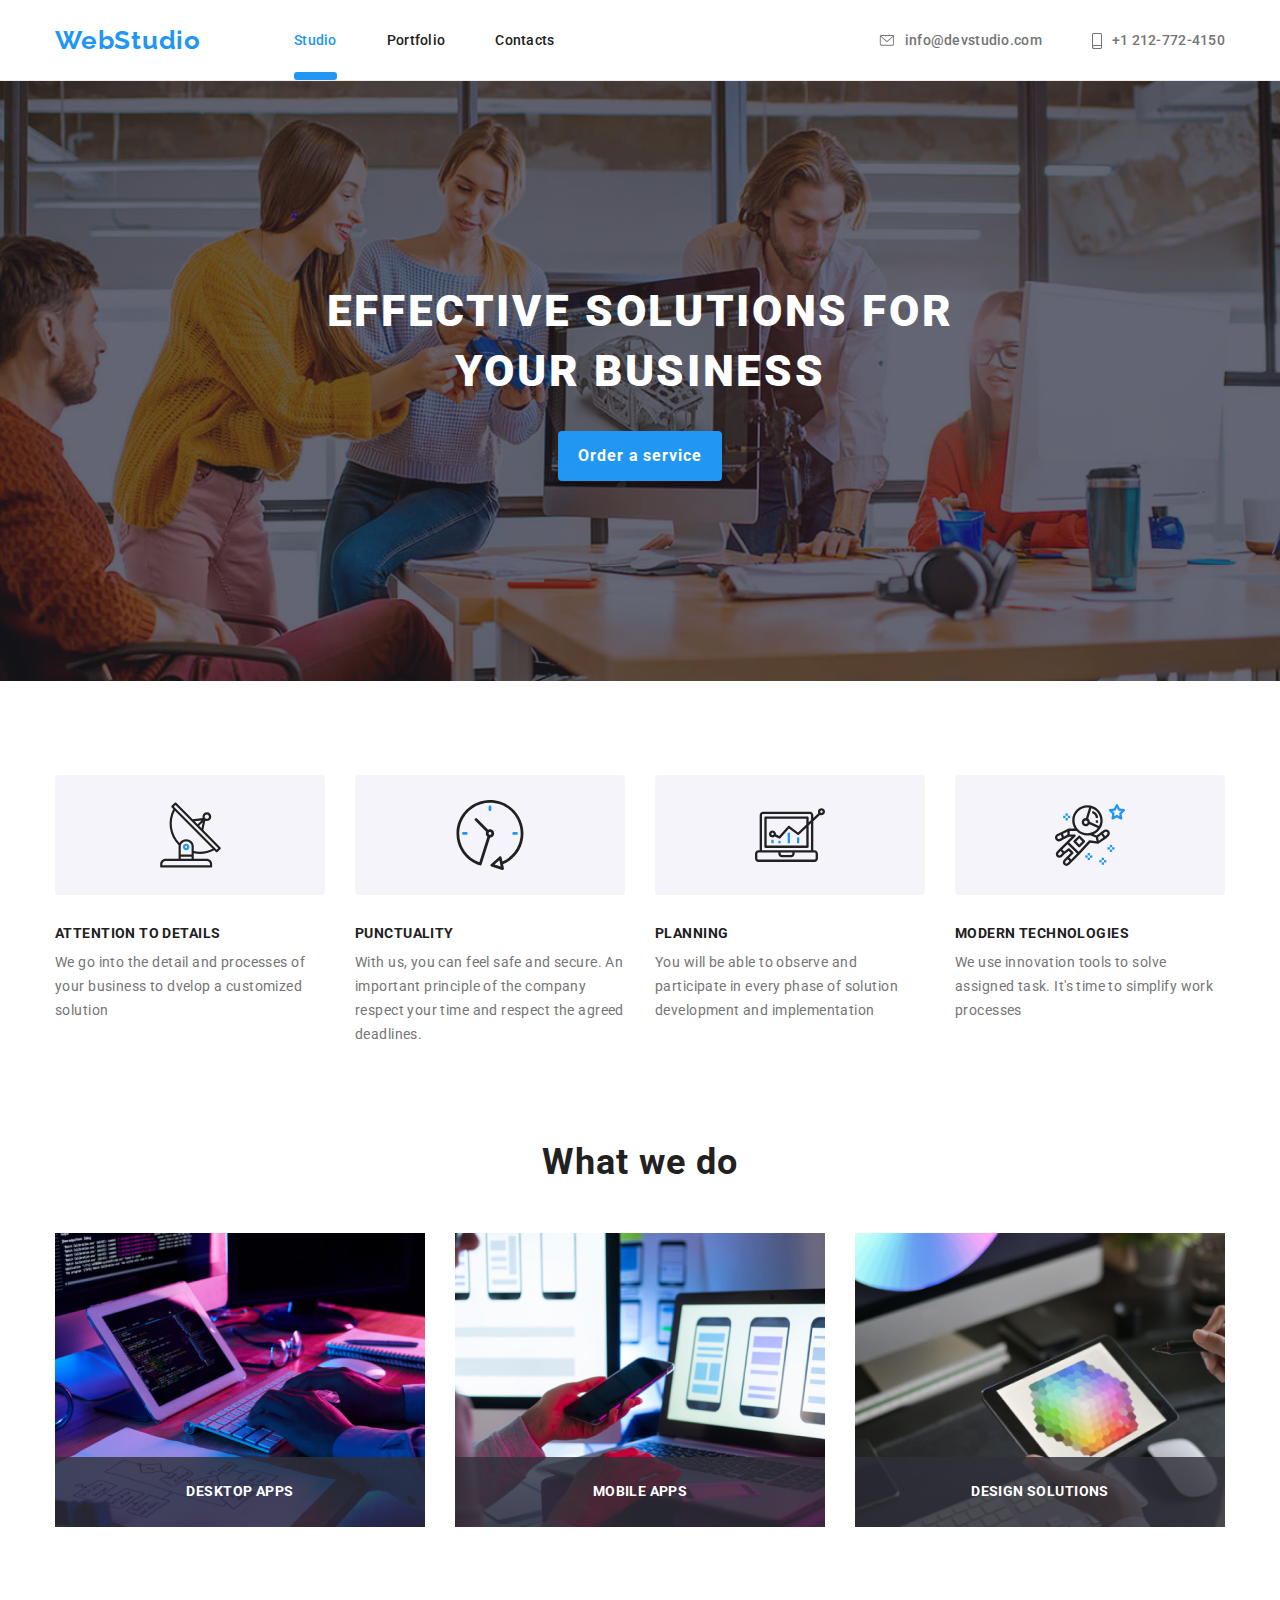
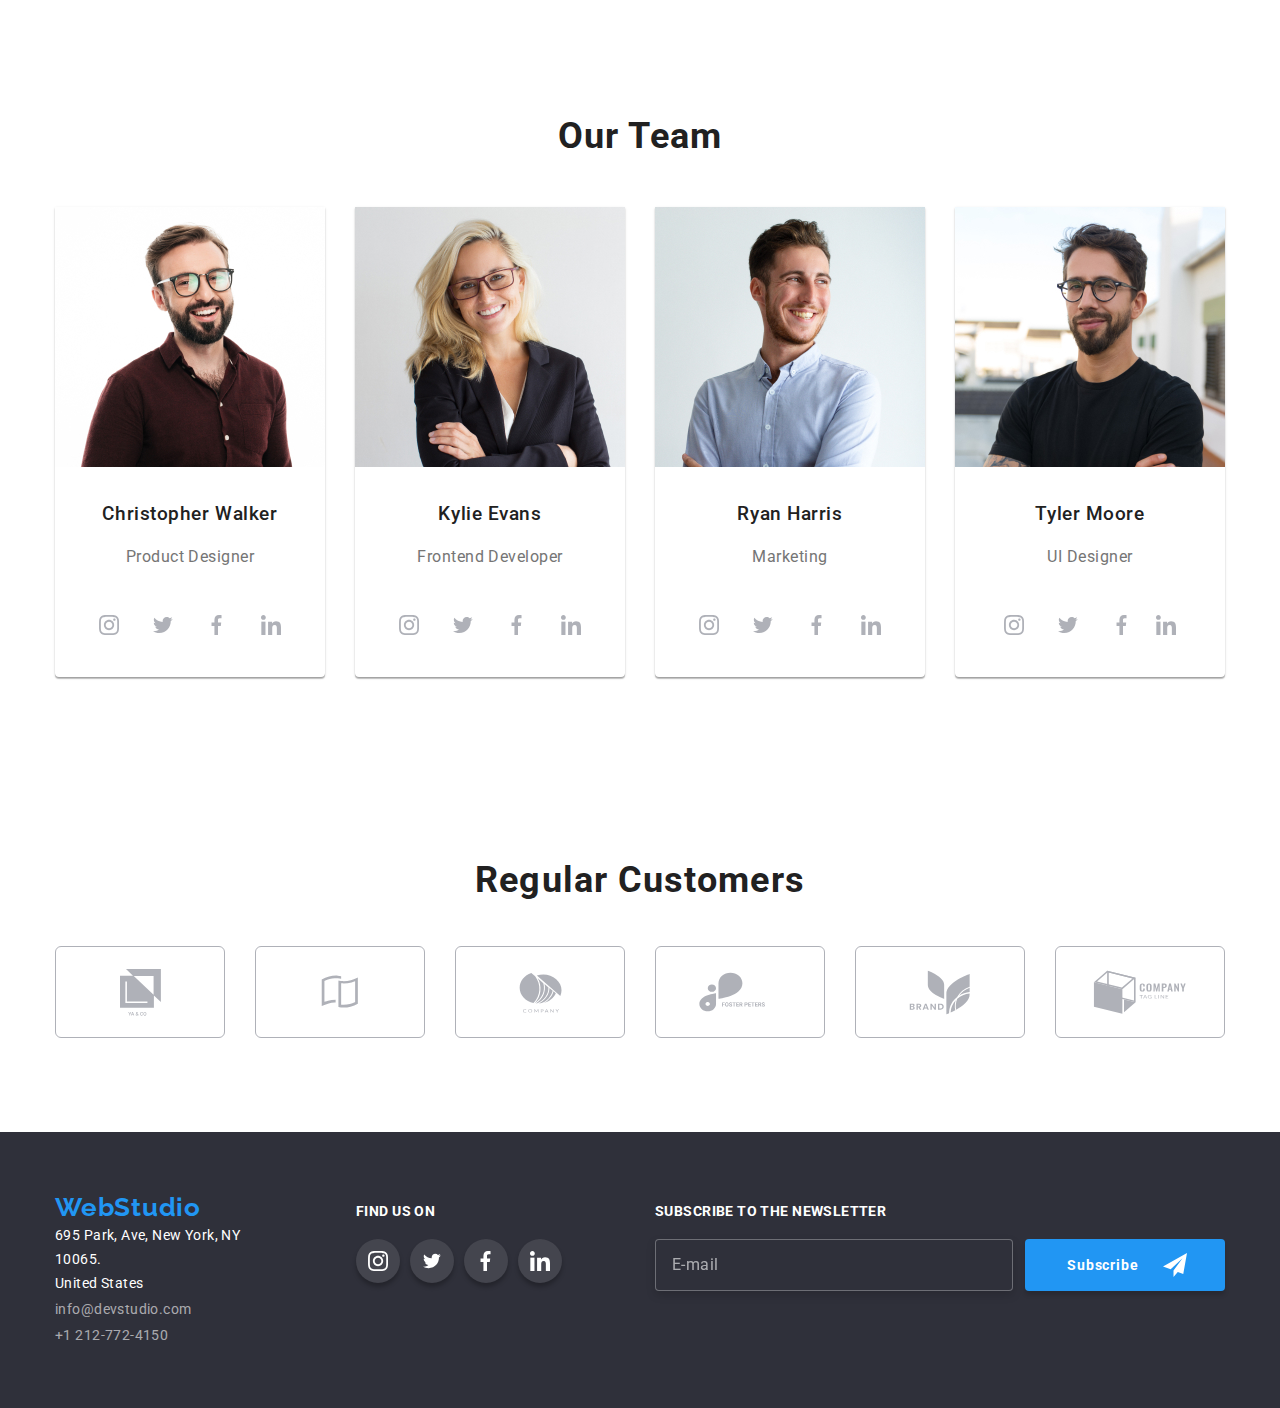
<file: index.html>
<!DOCTYPE html>
<html lang="en">
<head>
    <meta charset="UTF-8">
    <meta http-equiv="X-UA-Compatible" content="IE=edge">
    <meta name="viewport" content="width=device-width, initial-scale=1.0">
    <title>Studio</title>
    <link href="https://fonts.googleapis.com/css2?family=Raleway:wght@700&family=Roboto:wght@400;500;700;900&display=swap" rel="stylesheet">
    <link rel="stylesheet" href="https://cdnjs.cloudflare.com/ajax/libs/modern-normalize/1.1.0/modern-normalize.min.css">
    <link rel="stylesheet" href="./css/main.min.css">
</head>
<body>
  <!-- HEADER -->
 <header class="header">
     <div class="container header__container">
         <nav class="header__nav">
             <a class="logo header__logo" href="./index.html">WebStudio</a>
             <ul class="nav__list list">
                 <li class="nav__item">
                     <a class="nav__link nav__link-active" href="./index.html">Studio</a>
                 </li>
                 <li class="nav__item">
                     <a class="nav__link" href="./portfolio.html">Portfolio</a>
                 </li>
                 <li class="nav__item">
                     <a class="nav__link" href="#">Contacts</a>
                 </li>
             </ul>
         </nav>
         <ul class="header__address-list list">
             <li class="header__address-item">
                 <a class="header__address-info" href="mailto:info@devstudio.com">
                     <svg class="header__address-icon" width="16" height="12">
                         <use href="./img/icons.svg#envelope"></use>
                     </svg>info@devstudio.com</a>
             </li>
             <li class="header__address-item">
                 <a class="header__address-info" href="tel:+12127724150">
                     <svg class="header__address-icon" width="10" height="16">
                         <use href="./img/icons.svg#smartphone"></use>
                     </svg>+1 212-772-4150</a>
             </li>
         </ul>
     </div>
     
 </header>

 <!-- h1 content -->
 <main>
     <section class="section hero__bg">
         <div class="container hero__container">
             <h1 class="hero__main-header">Effective Solutions for Your Business</h1>
             <button class="hero__btn" type="button" data-modal-open>Order a service</button>
         </div>
             
     </section>

 <!-- Hero h2, list, and h3 content -->
 <section class="section features__section">
     <div class="container features__container">
         <ul class="features__list list">
             <li class="features__item">
                 <div class="features__icon">
                     <svg width="65" height="70">
                         <use href="./img/icons.svg#antenna"></use>
                     </svg>
                 </div>
                 <h3 class=" features__title">ATTENTION TO DETAILS</h3>
                     <p class="features__description">We go into the detail and processes of your business to dvelop a customized solution</p>
                 
             </li>
             <li class="features__item">
                 <div class="features__icon">
                     <svg width="70" height="70">
                         <use href="./img/icons.svg#clock"></use>
                     </svg>
                 </div>
                 <h3 class=" features__title">PUNCTUALITY</h3>
                     <p class="features__description">With us, you can feel safe and secure. An important principle of the company respect your time
                         and respect the agreed deadlines.</p>
             </li>
             <li class="features__item">
                 <div class="features__icon">
                     <svg width="70" height="70">
                         <use href="./img/icons.svg#diagram"></use>
                     </svg>
                 </div>
                 <h3 class="features__title">PLANNING</h3>
                     <p class="features__description">You will be able to observe and participate in every phase of solution development and
                         implementation</p>
             </li>
             <li class="features__item">
                 <div class="features__icon">
                     <svg width="70" height="70">
                         <use href="./img/icons.svg#astronaut"></use>
                     </svg>
                 </div>
                 <h3 class="features__title">MODERN TECHNOLOGIES</h3>
                     <p class="features__description">We use innovation tools to solve assigned task. It's time to simplify work processes</p>
             </li>
         </ul>
     </div>
     
 </section>
 
 <section class="section aboutus__section">
     <div class="container aboutus__container">
             <h2 class="aboutus__title">What we do</h2>
         <ul class="aboutus__list list">
             <li class="aboutus__item">
                 <img class="aboutus__img" src="img/what-we-do1.jpg" alt="Tablet" width="370">
                 <div class="aboutus__overlay-textbox">
                   <p class="aboutus__overlay-text">Desktop Apps</p>
                 </div>
             </li>
             <li class="aboutus__item">
                 <img class="aboutus__img" src="img/what-we-do2.jpg"
                 alt="Laptop turned on" width="370">
                 <div class="aboutus__overlay-textbox">
                   <p class="aboutus__overlay-text">Mobile Apps</p>
                 </div>
             </li>
             <li class="aboutus__item">
                 <img class="aboutus__img" src="img/what-we-do3.jpg" alt="Small tablet and keyboard" width="370">
                 <div class="aboutus__overlay-textbox">
                   <p class="aboutus__overlay-text">Design Solutions</p>
                 </div>
             </li> 
         </ul>
     </div>
     
 </section>

 <section class="section ourteam__section">
     <div class="container ourteam__container">
         <h2 class="ourteam__title">Our Team</h2>
         <ul class="ourteam__list list">
             <li class="ourteam__item">
                 <img class="ourteam__img" src="img/team1.jpg" alt="Christopher Walker image" width="270">
                 <h3 class="ourteam__header">Christopher Walker</h3>
                 <p class="ourteam__description">Product Designer</p>
                 <ul class="social__list list">
                     <li class="social__items">
                       <a href="#" class="social__icon-thumb">
                         <svg class="social__icon" width="20" height="20">
                           <use href="./img/icons.svg#instagram"></use>
                         </svg>
                       </a>
                     </li>
                     <li class="social__items">
                       <a href="#" class="social__icon-thumb">
                         <svg class="social__icon" width="20" height="20">
                           <use href="./img/icons.svg#twitter"></use>
                         </svg>
                       </a>
                     </li>
                     <li class="social__items">
                       <a href="#" class="social__icon-thumb">
                         <svg class="social__icon" width="20" height="20">
                           <use href="./img/icons.svg#facebook"></use>
                         </svg>
                       </a>
                     </li>
                     <li class="social__items">
                       <a href="#" class="social__icon-thumb">
                         <svg class="social__icon" width="20" height="20">
                           <use href="./img/icons.svg#linkedin"></use>
                         </svg>
                       </a>
                     </li>
                   </ul>
             </li>
             <li class="ourteam__item">
                 <img class="ourteam__img" src="img/team2.jpg" alt="Kylie Evans image" width="270">
                 <h3 class="ourteam__header">Kylie Evans</h3>
                 <p class="ourteam__description">Frontend Developer</p>
                 <ul class="social__list list">
                     <li class="social__items">
                       <a href="#" class="social__icon-thumb">
                         <svg class="social__icon" width="20" height="20">
                           <use href="./img/icons.svg#instagram"></use>
                         </svg>
                       </a>
                     </li>
                     <li class="social__items">
                       <a href="#" class="social__icon-thumb">
                         <svg class="social__icon" width="20" height="20">
                           <use href="./img/icons.svg#twitter"></use>
                         </svg>
                       </a>
                     </li>
                     <li class="social__items">
                       <a href="#" class="social__icon-thumb">
                         <svg class="social__icon" width="20" height="20">
                           <use href="./img/icons.svg#facebook"></use>
                         </svg>
                       </a>
                     </li>
                     <li class="social__items">
                       <a href="#" class="social__icon-thumb">
                         <svg class="social__icon" width="20" height="20">
                           <use href="./img/icons.svg#linkedin"></use>
                         </svg>
                       </a>
                     </li>
                   </ul>
             </li>
             <li class="ourteam__item">
                 <img class="ourteam__img" src="img/team3.jpg" alt="Ryan Harris image" width="270">
                 <h3 class="ourteam__header">Ryan Harris</h3>
                 <p class="ourteam__description">Marketing</p>
                 <ul class="social__list list">
                     <li class="social__items">
                       <a href="#" class="social__icon-thumb">
                         <svg class="social__icon" width="20" height="20">
                           <use href="./img/icons.svg#instagram"></use>
                         </svg>
                       </a>
                     </li>
                     <li class="social__items">
                       <a href="#" class="social__icon-thumb">
                         <svg class="social__icon" width="20" height="20">
                           <use href="./img/icons.svg#twitter"></use>
                         </svg>
                       </a>
                     </li>
                     <li class="social__items">
                       <a href="#" class="social__icon-thumb">
                         <svg class="social__icon" width="20" height="20">
                           <use href="./img/icons.svg#facebook"></use>
                         </svg>
                       </a>
                     </li>
                     <li class="social__items">
                       <a href="#" class="social__icon-thumb">
                         <svg class="social__icon" width="20" height="20">
                           <use href="./img/icons.svg#linkedin"></use>
                         </svg>
                       </a>
                     </li>
                   </ul>
             </li>
             <li class="ourteam__item">
                 <img class="ourteam__img" src="img/team4.jpg" alt="Tyler Moore image">
                 <h3 class="ourteam__header">Tyler Moore</h3>
                 <p class="ourteam__description">UI Designer</p>
                 <ul class="social__list list">
                     <li class="social__items">
                       <a href="#" class="social__icon-thumb">
                         <svg class="social__icon" width="20" height="20">
                           <use href="./img/icons.svg#instagram"></use>
                         </svg>
                       </a>
                     </li>
                     <li class="social__items">
                       <a href="#" class="social__icon-thumb">
                         <svg class="social__icon" width="20" height="20">
                           <use href="./img/icons.svg#twitter"></use>
                         </svg>
                       </a>
                     </li>
                     <li class="social__list-items">
                       <a href="#" class="social__icon-thumb">
                         <svg class="social__icon" width="20" height="20">
                           <use href="./img/icons.svg#facebook"></use>
                         </svg>
                       </a>
                     </li>
                     <li class="social__items">
                       <a href="#" class="social__icon-thumb">
                         <svg class="social__icon" width="20" height="20">
                           <use href="./img/icons.svg#linkedin"></use>
                         </svg>
                       </a>
                     </li>
                   </ul>
             </li>
         </ul>
     </div>
     </section>
     <section class="section clients__section">
         <div class="container clients__container">
           <h2 class="clients__title">Regular Customers</h2>
           <ul class="clients__list list">
             <li class="clients__item">
               <a href="#" class="clients__link">
                 <svg class="clients__icon" width="41" height="47">
                   <use href="./img/icons.svg#company1"></use>
                 </svg>
               </a>
             </li>
             <li class="clients__item">
               <a href="#" class="clients__link">
                 <svg class="clients__icon" width="38" height="34">
                   <use href="./img/icons.svg#company2"></use>
                 </svg>
               </a>
             </li>
             <li class="clients__item">
               <a href="#" class="clients__link">
                 <svg class="clients__icon" width="43" height="41">
                   <use href="./img/icons.svg#company3"></use>
                 </svg>
               </a>
             </li>
             <li class="clients__item">
               <a href="#" class="clients__link">
                 <svg class="clients__icon" width="84" height="40">
                   <use href="./img/icons.svg#company4"></use>
                 </svg>
               </a>
             </li>
             <li class="clients__item">
               <a href="#" class="clients__link">
                 <svg class="clients__icon" width="62" height="45">
                   <use href="./img/icons.svg#company5"></use>
                 </svg>
               </a>
             </li>
             <li class="clients__item">
               <a href="#" class="clients__link">
                 <svg class="clients__icon" width="94" height="44">
                   <use href="./img/icons.svg#company6"></use>
                 </svg>
               </a>
             </li>
           </ul>
         </div>
       </section>
       <div class="backdrop is-hidden" data-modal>
         <div class="modal">
           <button type="button" class="modal__btn-close" data-modal-close>
               <svg class="close__btn" width="11" height="11">
                   <use href="./img/icons.svg#icon-close"></use>
               </svg>
           </button>

           <div class="form__container">
             <h2 class="modal__form-header">Leave your information and we'll call you back</h2>
           <form class="modal__form" action="#" method="post">
               <label class="modal__form-field"> Name
                   <span class="modal__form-input-wrapper">
                       <input 
                         class="modal__form-input" 
                         type="text" 
                         name="user-name"
                         minlength="2"
                         placeholder="Name" 
                         require>
                       <svg class="modal__form-icon" width="12" height="12">
                           <use href="./img/icons.svg#icon-person"></use>
                       </svg>
                   </span>
               </label>
               <label class="modal__form-field"> Telephone
                   <span class="modal__form-input-wrapper">
                     <input 
                         class="modal__form-input" 
                         type="tel"
                         name="user-phone"
                         placeholder="+1 (0XX)xxx xxxx" 
                         required>
                       <svg class="modal__form-icon" width="13" height="13">
                           <use href="./img/icons.svg#icon-phone-form"></use>
                       </svg>
                   </span>
               </label>
               <label class="modal__form-field"> E-mail
                   <span class="modal__form-input-wrapper">
                     <input 
                         class="modal__form-input" 
                         type="email"
                         name="user-email"
                         placeholder="name@email.com" 
                         required>
                       <svg class="modal__form-icon" width="15" height="12">
                           <use href="./img/icons.svg#icon-envelope-form"></use>
                       </svg>
                   </span>
               </label>
               <label class="modal__form-field"> Comments
                   <textarea 
                       class="modal__form-message" 
                       name="user-message" 
                       id="user-message" cols="30" rows="10"
                       placeholder="Enter the text"></textarea>
               </label>
               <input 
                     class="modal__form-policy visually__hidden" 
                     id="user-policy" 
                     type="checkbox" 
                     name="policy"
                     required>
               <label for="user-policy" class="modal__form-policy-text">
                   I agree with the newsletter and accept the Terms and Conditions
               </label>
               
               <button class="modal__form-btn" type="submit">Submit</button>
           </form>
           </div>

           
         </div>
       </div>


 </main>

 <!--Footer-->
 <footer class="footer">
     <div class="container footer__container">
       <div class="footer__contact">
         <a class="logo footer__logo" href="./index.html">WebStudio</a>
         <address class="footer__contact-info">
             <ul class="footer__contact-list list">
                 <li class="footer__contact-item"><a class="footer__map" href="https://goo.gl/maps/KjiPHwLMQQ97QbyQ7" target="_blank">695 Park, Ave, New York, NY 10065. <br>
                 United States</a>
                 </li>
                 <li class="footer__contact-item">
                     <a class="footer__connect"
                     href="mailto:info@devstudio.com">info@devstudio.com</a>
                 </li>
                 <li class="footer__contact-item">
                     <a class="footer__connect" href="tel:+12127724150">+1 212-772-4150</a>
                 </li>
             </ul>
         </address>

       </div>
         <div class="socialmedia__container">
             <h2 class="socialmedia__title">Find Us On</h2>
             <ul class="socialmedia__list list">
               <li class="socialmedia__item">
                 <a href="" class="socialmedia__link">
                   <svg class="socialmedia__icon" width="20" height="20">
                     <use href="./img/icons.svg#instagram"></use>
                   </svg>
                 </a>
               </li>
               <li class="socialmedia__item">
                 <a href="" class="socialmedia__link">
                   <svg class="socialmedia__icon" width="20" height="16">
                     <use href="./img/icons.svg#twitter"></use>
                   </svg>
                 </a>
               </li>
               <li class="socialmedia__item">
                 <a href="" class="socialmedia__link">
                   <svg class="socialmedia__icon" width="20" height="20">
                     <use href="./img/icons.svg#facebook"></use>
                   </svg>
                 </a>
               </li>
               <li class="socialmedia__item">
                 <a href="" class="socialmedia__link">
                   <svg class="socialmedia__icon" width="20" height="20">
                     <use href="./img/icons.svg#linkedin"></use>
                   </svg>
                 </a>
               </li>
             </ul>
         </div>

         <div class="footer__newsletter">
             <h3 class="footer__newsletter-title">Subscribe to the newsletter</h3>
             <form class="footer__newsletter-form" name="footer-newsletter" autocomplete="on" form validate>
               <label class="footer__newsletter-email">
                   <input 
                       class="newsletter__email" 
                       type="email" 
                       name="email" 
                       placeholder="E-mail" required>
               </label>
               <button class="newsletter__btn" type="submit">Subscribe
                   <svg class="newsletter__btn-icon" width="24" height="24">
                       <use href="./img/icons.svg#icon-send"></use>
                   </svg>
               </button>
             </form>
         </div>
     </div>
     
     <!--End-->
 </footer>

 <script src="./js/modal.js"></script>
</body>

</html>
</file>
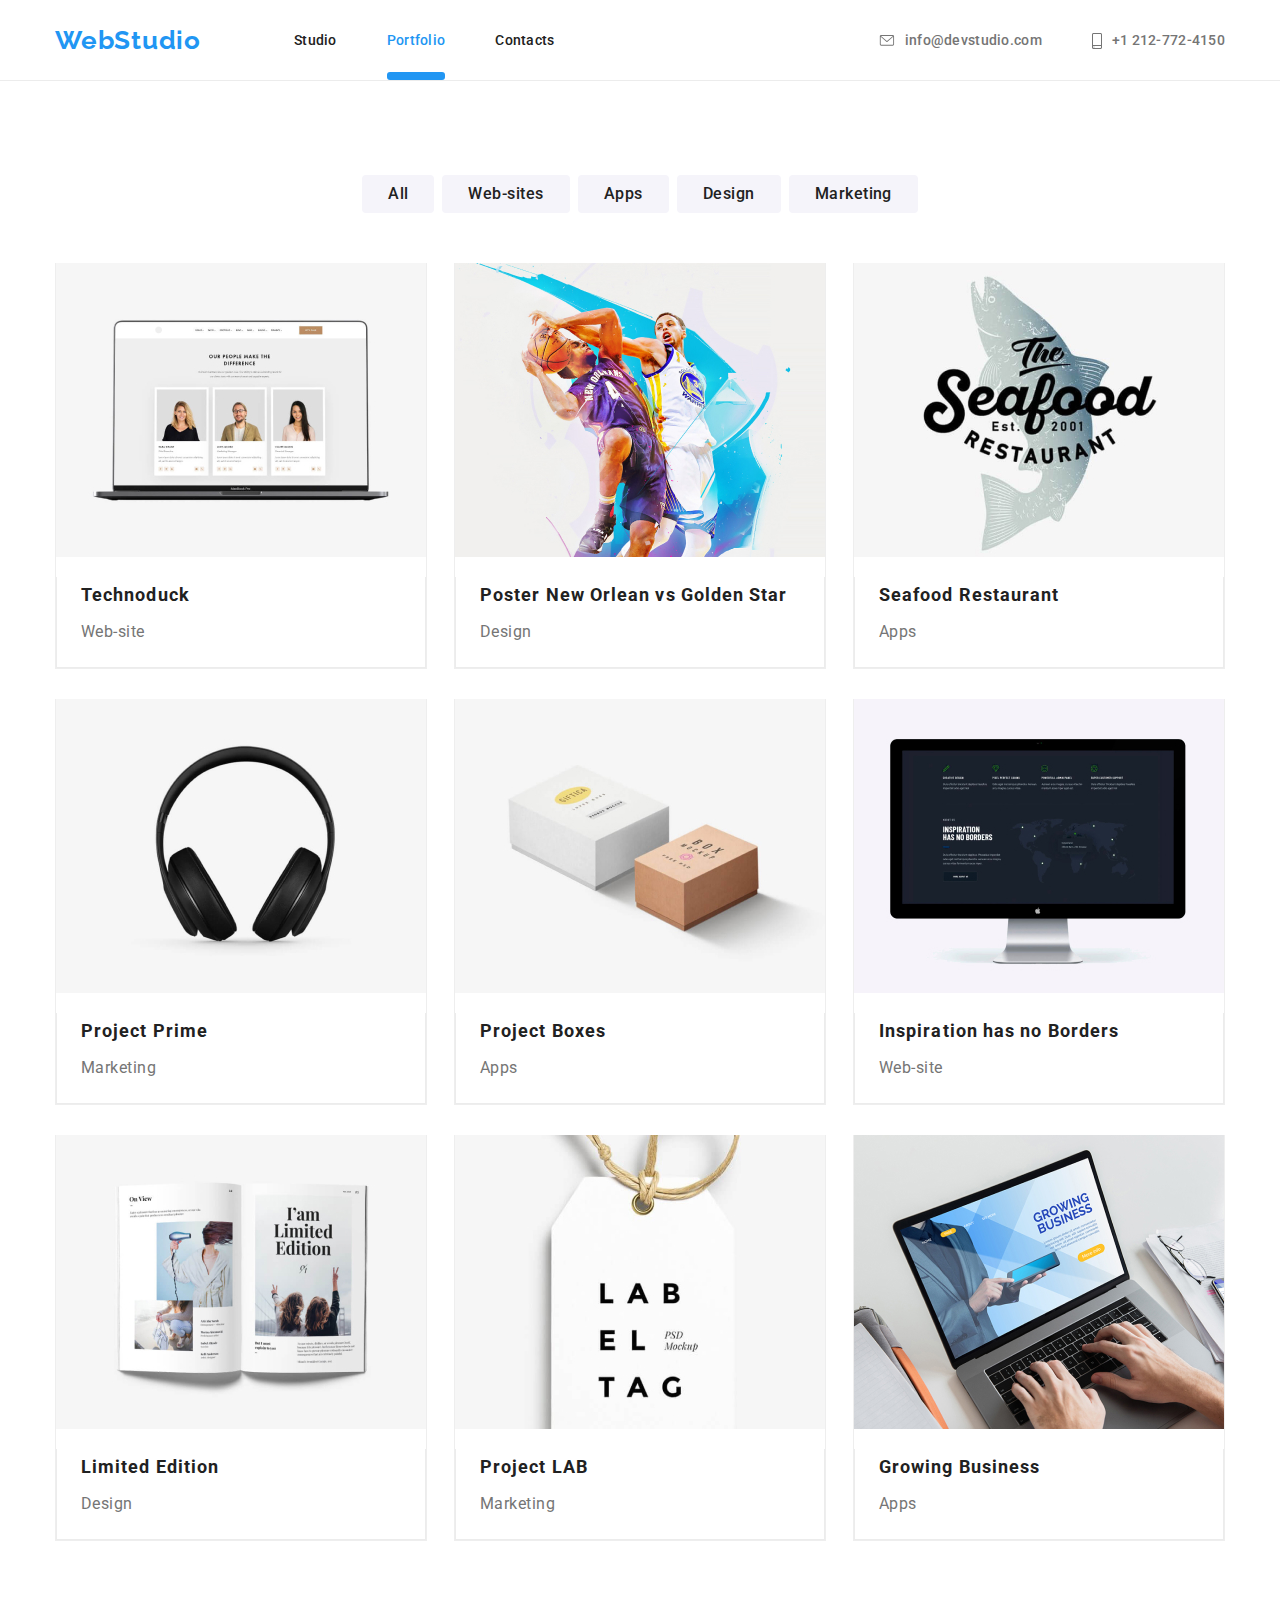
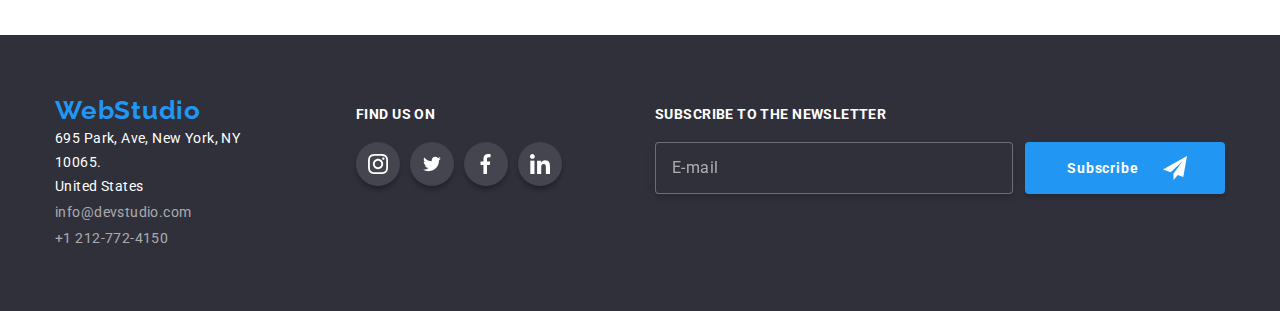
<file: portfolio.html>
<!DOCTYPE html>
<html lang="en">
<head>
    <meta charset="UTF-8">
    <meta http-equiv="X-UA-Compatible" content="IE=edge">
    <meta name="viewport" content="width=device-width, initial-scale=1.0">
    <title>Portfolio</title>
    <link href="https://fonts.googleapis.com/css2?family=Raleway:wght@700&family=Roboto:wght@400;500;700;900&display=swap" rel="stylesheet">
    <link rel="stylesheet" href="https://cdnjs.cloudflare.com/ajax/libs/modern-normalize/1.1.0/modern-normalize.min.css">
    <link rel="stylesheet" href="./css/main.min.css">
</head>
<body>
    <!--Header-->
    <header class="header">
        <!-- Navigation -->
        <div class="container header__container">
            <nav class="header__nav">
                <a class="logo header__logo" href="./index.html">WebStudio</a>
                <ul class="nav__list list">
                    <li class="nav__item">
                        <a class="nav__link" href="./index.html">Studio</a>
                    </li>
                    <li class="nav__item">
                        <a class="nav__link nav__link-active" href="./portfolio.html">Portfolio</a>
                    </li>
                    <li class="nav__item">
                        <a class="nav__link" href="#">Contacts</a>
                    </li>
                </ul>
            </nav>
            <ul class="header__address-list list">
                <li class="header__address-item">
                    <a class="header__address-info" href="mailto:info@devstudio.com">
                        <svg class="header__address-icon" width="16" height="12">
                            <use href="./img/icons.svg#envelope"></use>
                        </svg>info@devstudio.com</a>
                </li>
                <li class="header__address-item">
                    <a class="header__address-info" href="tel:+12127724150">
                        <svg class="header__address-icon" width="10" height="16">
                            <use href="./img/icons.svg#smartphone"></use>
                        </svg>+1 212-772-4150</a>
                </li>
            </ul>
        </div>
        
    </header>

    <!--Main content-->
    <main>  
    <section class="section portfolio__section">
        <!--Portfolio Button-->
        <div class="container portfolio__container">
            <ul class="filter__list list">
                <li class="filter__items"><button class="filter__btn" type="button">All</button></li>
                <li class="filter__items"><button class="filter__btn" type="button">Web-sites</button></li>
                <li class="filter__items"><button class="filter__btn" type="button">Apps</button></li>
                <li class="filter__items"><button class="filter__btn" type="button">Design</button></li>
                <li class="filter__items"><button class="filter__btn" type="button">Marketing</button></li>
            </ul>
    
            <!--Portfolio Main images and poster-->
            
            <ul class="portfolio__list list">
                <li class="portfolio__item">
                    <div class="overlay">
                        <img class="portfolio__img" src="img/portfolio-img1.jpg" alt="Laptop" width="370">
                    
                        <p class="overlay__text">Technoduck is a state-of-the-art coronavirus distribution platform. Companies use this platform for digital espionage and attacks on competitors' secure servers.</p>
                    </div>

                    <div class="overlay__card">
                        <h2 class="portfolio__header">Technoduck</h2>
                        <p class="portfolio__description">Web-site</p>
                    </div>
                    
                </li>

                <li class="portfolio__item">
                    <div class="overlay">
                        <img class="portfolio__img" src="img/portfolio-img2.jpg" alt="NBA Poster" width="370">

                    
                        <p class="overlay__text">Technoduck is a state-of-the-art coronavirus distribution platform. Companies use this platform for digital espionage and attacks on competitors' secure servers.</p>
                    </div>
                    
                    <div class="overlay__card">
                        <h2 class="portfolio__header">Poster New Orlean vs Golden Star</h2>
                        <p class="portfolio__description">Design</p>
                    </div>
                </li>    

                <li class="portfolio__item">
                    <div class="overlay">
                        <img class="portfolio__img" src="img/portfolio-img3.jpg" alt="Seafood Restaurant" width="370">
                    
                        <p class="overlay__text">Technoduck is a state-of-the-art coronavirus distribution platform. Companies use this platform for digital espionage and attacks on competitors' secure servers.</p>
                    </div>

                    <div class="overlay__card">
                        <h2 class="portfolio__header">Seafood Restaurant</h2>
                        <p class="portfolio__description">Apps</p>
                    </div>
                </li>    

                <li class="portfolio__item">
                    <div class="overlay">
                        <img class="portfolio__img" src="img/portfolio-img4.jpg" alt="Headphone" width="370">
                    
                        <p class="overlay__text">Technoduck is a state-of-the-art coronavirus distribution platform. Companies use this platform for digital espionage and attacks on competitors' secure servers.</p>
                    </div>

                    <div class="overlay__card">
                        <h2 class="portfolio__header">Project Prime</h2>
                        <p class="portfolio__description">Marketing</p>
                    </div>
                </li>

                <li class="portfolio__item">
                    <div class="overlay">
                        <img class="portfolio__img" src="img/portfolio-img5.jpg" alt="Image of two boxes" width="370">
                    
                        <p class="overlay__text">Technoduck is a state-of-the-art coronavirus distribution platform. Companies use this platform for digital espionage and attacks on competitors' secure servers.</p>
                    </div>

                    <div class="overlay__card">
                        <h2 class="portfolio__header">Project Boxes</h2>
                        <p class="portfolio__description">Apps</p>
                    </div>
                    
                </li>

                <li class="portfolio__item">
                    <div class="overlay">
                        <img class="portfolio__img" src="img/portfolio-img6.jpg" alt="Computer Monitor" width="370">
                    
                        <p class="overlay__text">Technoduck is a state-of-the-art coronavirus distribution platform. Companies use this platform for digital espionage and attacks on competitors' secure servers.</p>
                    </div>

                    <div class="overlay__card"> 
                        <h2 class="portfolio__header">Inspiration has no Borders</h2>
                        <p class="portfolio__description">Web-site</p>
                    </div>
                    
                </li>

                <li class="portfolio__item">
                    <div class="overlay">
                        <img class="portfolio__img" src="img/portfolio-img7.jpg" alt="Open book called I am Limited Edition" width="370">
                    
                        <p class="overlay__text">Technoduck is a state-of-the-art coronavirus distribution platform. Companies use this platform for digital espionage and attacks on competitors' secure servers.</p>
                    </div>

                    <div class="overlay__card">
                        <h2 class="portfolio__header">Limited Edition</h2>
                        <p class="portfolio__description">Design</p>
                    </div>
                    
                </li>

                <li class="portfolio__item">
                    <div class="overlay">
                        <img class="portfolio__img" src="img/portfolio-img8.jpg" alt="Tag" width="370">
                    
                        <p class="overlay__text">Technoduck is a state-of-the-art coronavirus distribution platform. Companies use this platform for digital espionage and attacks on competitors' secure servers.</p>
                    </div>

                    <div class="overlay__card">
                        <h2 class="portfolio__header">Project LAB</h2>
                        <p class="portfolio__description">Marketing</p>
                    </div>
                    
                </li>

                <li class="portfolio__item">
                    <div class="overlay">
                        <img class="portfolio__img" src="img/portfolio-img9.jpg" alt="Laptop" width="370">
                    
                        <p class="overlay__text">Technoduck is a state-of-the-art coronavirus distribution platform. Companies use this platform for digital espionage and attacks on competitors' secure servers.</p>
                    </div>

                    <div class="overlay__card">
                        <h2 class="portfolio__header">Growing Business</h2>
                        <p class="portfolio__description">Apps</p>
                    </div>
                    
                </li>

            </ul>
        </div>
        
    </section>        
    </main>

    <!--Footer-->
    <footer class="footer">
        <div class="container footer__container">
          <div class="footer__contact">
            <a class="logo footer__logo" href="./index.html">WebStudio</a>
            <address class="footer__contact-info">
                <ul class="footer__contact-list list">
                    <li class="footer__contact-item"><a class="footer__map" href="https://goo.gl/maps/KjiPHwLMQQ97QbyQ7" target="_blank">695 Park, Ave, New York, NY 10065. <br>
                    United States</a>
                    </li>
                    <li class="footer__contact-item">
                        <a class="footer__connect"
                        href="mailto:info@devstudio.com">info@devstudio.com</a>
                    </li>
                    <li class="footer__contact-item">
                        <a class="footer__connect" href="tel:+12127724150">+1 212-772-4150</a>
                    </li>
                </ul>
            </address>
            
            </div>
            
            <div class="socialmedia__container">
                <h2 class="socialmedia__title">Find Us On</h2>
                <ul class="socialmedia__list list">
                  <li class="socialmedia__item">
                    <a href="" class="socialmedia__link">
                      <svg class="socialmedia__icon" width="20" height="20">
                        <use href="./img/icons.svg#instagram"></use>
                      </svg>
                    </a>
                  </li>
                  <li class="socialmedia__item">
                    <a href="" class="socialmedia__link">
                      <svg class="socialmedia__icon" width="20" height="16">
                        <use href="./img/icons.svg#twitter"></use>
                      </svg>
                    </a>
                  </li>
                  <li class="socialmedia__item">
                    <a href="" class="socialmedia__link">
                      <svg class="socialmedia__icon" width="20" height="20">
                        <use href="./img/icons.svg#facebook"></use>
                      </svg>
                    </a>
                  </li>
                  <li class="socialmedia__item">
                    <a href="" class="socialmedia__link">
                      <svg class="socialmedia__icon" width="20" height="20">
                        <use href="./img/icons.svg#linkedin"></use>
                      </svg>
                    </a>
                  </li>
                </ul>
            </div>

            <div class="footer__newsletter">
                <h3 class="footer__newsletter-title">Subscribe to the newsletter</h3>
                <form class="footer__newsletter-form" name="footer-newsletter" autocomplete="on" form validate>
                  <label class="footer__newsletter-email">
                      <input 
                          class="newsletter__email" 
                          type="email" 
                          name="email" 
                          placeholder="E-mail" required>
                  </label>
                  <button class="newsletter__btn" type="submit">Subscribe
                      <svg class="newsletter__btn-icon" width="24" height="24">
                          <use href="./img/icons.svg#icon-send"></use>
                      </svg>
                  </button>
                </form>
            </div>
        </div>
        
    </footer>

</body>

</html>
</file>
<file: css/main.min.css>
*,*::before,*::after{box-sizing:border-box;margin:0;padding:0}.container{width:1200px;padding-left:15px;padding-right:15px;margin:0 auto}h1,h2,h3,h4,h5,h6,p{margin:0;padding:0}ul{padding:0}img{display:block;max-width:100%;height:auto}body{font-family:"Roboto",sans-serif;color:#212121}.list{list-style:none}.container{width:1200px;padding-left:15px;padding-right:15px;margin:0 auto}.section{padding-top:94px;padding-bottom:94px}.header{border-bottom:1px solid #ececec}.logo{font-family:"Raleway",sans-serif;font-weight:700;font-size:26px;line-height:1.192;letter-spacing:.03em;text-decoration:none;color:#2196f3}.header__address-info{color:#757575}.nav__link{color:#212121}.nav__link-active{color:#2196f3}.nav__link-active::after{content:" ";position:absolute;left:0;bottom:0;display:block;width:100%;height:8px;border-radius:3px;background-color:#2196f3}.nav__link,.header__address-info{font-weight:500;font-size:14px;font-style:normal;line-height:1.143;letter-spacing:.02em;text-decoration:none;padding:32px 0}.header__address-info{transition-property:color;transition-duration:250ms;transition-timing-function:cubic-bezier(0.4, 0, 0.2, 1)}.nav__link:hover,.nav__link:focus,.header__address-info:hover,.header__address-info:focus{color:#2196f3}.header__address-icon{margin-right:10px;vertical-align:middle;fill:currentColor}.portfolio__item{margin-bottom:30px;background:#fff;border-right:1px solid #eee;border-bottom:1px solid #eee;border-left:1px solid #eee;position:relative;transition-property:box-shadow;transition-duration:250ms;transition-timing-function:cubic-bezier(0.4, 0, 0.2, 1)}.portfolio__item:hover,.portfolio__item:focus{box-shadow:0px 1px 1px rgba(0,0,0,.12),0px 4px 4px rgba(0,0,0,.06),1px 4px 6px rgba(0,0,0,.16)}.overlay__text{transform:translateY(295px);background-color:#2196f3;opacity:90%;color:#fff;font-family:Roboto;font-weight:400;font-size:18px;line-height:1.56;letter-spacing:.03em;text-align:center;text-justify:center;padding-top:63px;padding-bottom:91px;padding-left:24px;padding-right:24px}.portfolio__item:hover .overlay__text{transform:translateY(0px);transition:transform 350ms ease}.overlay__card{border-bottom:1px solid #ececec;border-left:1px solid #ececec;border-right:1px solid #ececec}.portfolio__header{font-weight:700;font-size:18px;line-height:2;letter-spacing:.06em;margin-top:20px;margin-bottom:4px}.portfolio__description{line-height:1.875;letter-spacing:.03em;color:#757575;margin-bottom:20px}.hero__main-header{font-weight:900;font-size:44px;line-height:1.364;text-align:center;letter-spacing:.06em;text-transform:uppercase}.features__icon{background-color:#f5f4fa;border-radius:4px;text-align:center}.features__title{font-weight:700;font-size:14px;line-height:1.143;letter-spacing:.03em;text-transform:uppercase;margin-bottom:10px}.features__description{font-size:14px;line-height:1.714;letter-spacing:.03em;color:#757575}.aboutus__overlay-textbox{background-color:rgba(47,48,58,.8)}.aboutus__overlay-text{font-family:"Roboto";font-style:normal;font-weight:700;font-size:14px;line-height:1.14;letter-spacing:.03em;text-transform:uppercase;text-align:center;color:#fff}.aboutus__title{font-weight:700;font-size:36px;line-height:1.167;letter-spacing:.03em;text-align:center}.ourteam__title{font-weight:700;font-size:36px;line-height:1.167;letter-spacing:.03em;text-align:center}.ourteam__section{background-color:var(--lightgrey-bg-color)}.ourteam__item{background:var(--light-bg-color);box-shadow:0px 1px 3px rgba(0,0,0,.12),0px 1px 1px rgba(0,0,0,.14),0px 2px 1px rgba(0,0,0,.2);border-radius:0px 0px 4px 4px}.ourteam__header{font-weight:500}.ourteam__header,.ourteam__description{line-height:1.888;letter-spacing:.03em}.ourteam__description{color:#757575}.social__icon-thumb{background-color:rgba(0,0,0,0);border-radius:50%;fill:#afb1b8}.social__icon-thumb:hover,.social__icon-thumb:active{background-color:#2196f3}.social__icon-thumb:hover{fill:#fff}.social__icon-thumb{transition:background-color 250ms cubic-bezier(0.4, 0, 0.2, 1),color 250ms cubic-bezier(0.4, 0, 0.2, 1),box-shadow 250ms cubic-bezier(0.4, 0, 0.2, 1)}.clients__title{font-family:"Roboto";font-weight:700;font-size:36px;line-height:.875;text-align:center;letter-spacing:.03em;margin-bottom:50px}.clients__item:not(:last-child){margin-right:30px}.clients__link{border:1px solid #afb1b8;border-radius:6px;width:170px;height:92px;color:#afb1b8}.clients__link:hover,.clients__link:focus{border:1px solid #2196f3}.clients__link{fill:currentColor}.clients__link:hover,.clients__link:focus{fill:#2196f3}@keyframes modal-animation{0%{visibility:hidden;opacity:0;scale:0}100%{opacity:1;visibility:visible;scale:1}}.backdrop{visibility:visible;animation-name:modal-animation;position:fixed;height:100vh;width:100vw;background:rgba(0,0,0,.2);top:0;left:0;opacity:1}.modal{position:absolute;background-color:#fff;box-shadow:0px 1px 3px rgba(0,0,0,.12),0px 1px 1px rgba(0,0,0,.14),0px 2px 1px rgba(0,0,0,.2);border-radius:4px;width:528px;height:auto;top:50%;left:50%;transform:translate(-50%, -50%);animation-name:modal-animation;animation-duration:250ms;animation-timing-function:cubic-bezier(0.4, 0, 0.2, 1)}.modal__btn-close{border:1px solid rgba(0,0,0,.1);border-radius:50%;width:30px;height:30px;color:#212121;background-color:#fff;position:absolute;top:8px;right:8px}.modal__btn-close:hover,.modal__btn-close:focus{cursor:pointer}.close__btn{fill:#212121;left:22.22%;right:16.67%;top:16.67%;bottom:22.22%}.is-hidden{visibility:hidden;opacity:0;pointer-events:none}.hero__btn:click{animation-name:modal-animation;animation-duration:250ms;animation-timing-function:cubic-bezier(0.4, 0, 0.2, 1)}.form__container{margin-left:41px;margin-right:39px;width:448px}.modal__form-header{font-weight:700;font-size:20px;line-height:1.15;letter-spacing:.03em;color:#212121;margin-top:40px;margin-bottom:12px}.modal__form{display:flex;flex-direction:column}.modal__form-field{font-size:12px;line-height:1.667;letter-spacing:.01em;color:#757575}.modal__form-field:not(:last-child){margin-bottom:10px}.modal__form-input-wrapper{position:relative;display:block;margin-top:4px}.modal__form-input{padding-left:42px;width:100%;height:40px;border:1px solid rgba(33,33,33,.2);background:#fff;border-radius:4px;transition:border-color 250ms cubic-bezier(0.4, 0, 0.2, 1);outline:none}.modal__form-input:focus,.modal__form-message:focus{border-color:#2196f3}.modal__form-icon{position:absolute;display:block;top:50%;left:15px;transform:translateY(-50%);transition:fill 250ms cubic-bezier(0.4, 0, 0.2, 1)}.modal__form-input:focus+.modal__form-icon{fill:#2196f3}.modal__form-message{margin-top:4px;padding:12px 16px;width:100%;height:120px;border:1px solid rgba(33,33,33,.2);box-sizing:border-box;border-radius:4px;resize:none;outline:none;transition:border-color 250ms cubic-bezier(0.4, 0, 0.2, 1)}.modal__form-message::placeholder{color:rgba(117,117,117,.5)}.modal__form-policy-text{margin:10px auto 20px;font-size:14px;line-height:1.714;letter-spacing:.03em;color:#757575;width:452px}.modal__form-policy-text::before{content:"";display:inline-block;margin-right:7px;width:16px;height:16px;border:2px solid #212121;border-radius:2px}.modal__form-policy:checked+.modal__form-policy-text::before{background-color:#2196f3;border:.2px solid #2196f3;background-image:url(../img/icon-check.svg);background-repeat:no-repeat;background-position:center;transition:background-color 250ms cubic-bezier(0.4, 0, 0.2, 1),border-color 250ms cubic-bezier(0.4, 0, 0.2, 1)}.visually__hidden{-moz-appearance:none;-webkit-appearance:none;appearance:none}.modal__form-btn{display:block;margin:0 auto;margin-bottom:40px;padding:10px 76px;width:200px;font-weight:700;font-size:16px;line-height:1.875;text-align:center;letter-spacing:.06em;color:#fff;background:#2196f3;box-shadow:0px 4px 4px rgba(0,0,0,.15);border:1px solid #2196f3;transition:border-color 250ms cubic-bezier(0.4, 0, 0.2, 1);border-radius:4px;cursor:pointer}.modal__form-btn:hover,.modal__form-btn:focus{background:#188ce8;box-shadow:0px 4px 4px rgba(0,0,0,.15);border-radius:4px}.hero__btn{font-family:"Roboto",sans-serif;font-weight:700;font-size:16px;line-height:1.875;text-align:center;letter-spacing:.06em;align-items:center;border-radius:4px;border:rgba(0,0,0,0);background-color:#2196f3;box-shadow:0px 4px 4px rgba(0,0,0,.15);color:var(--third-colorFont);cursor:pointer;padding:10px 20px;display:inline-block;transition:background-color var(--timing) var(--time-function),color var(--timing) var(--time-function),box-shadow var(--timing) var(--time-function)}.hero__btn:hover,.hero__btn:focus{color:#2196f3;background-color:#fff;box-shadow:0px 3px 1px rgba(0,0,0,.1),0px 1px 2px rgba(0,0,0,.08),0px 2px 2px rgba(0,0,0,.12)}.filter__list{display:flex;margin-bottom:50px;justify-content:center}.filter__btn{font-family:"Roboto",sans-serif;font-weight:500;font-size:16px;line-height:1.625;text-align:center;letter-spacing:.03em;color:#212121;background:#f5f4fa;border-radius:4px;border:none;cursor:pointer;padding:6px 26px;transition:background-color var(--timing) var(--time-function),color var(--timing) var(--time-function),box-shadow var(--timing) var(--time-function)}.filter__btn:hover,.filter__btn:focus{background-color:#2196f3;color:#fff;box-shadow:0px 3px 1px rgba(0,0,0,.1),0px 1px 2px rgba(0,0,0,.08),0px 2px 2px rgba(0,0,0,.12)}.filter__items:not(:last-child){margin-right:8px}.newsletter__btn{display:flex;align-items:center;padding:10px 24px 10px 42px;width:200px;font-weight:700;font-size:1.875;line-height:30px;letter-spacing:.06em;color:#fff;background:#2196f3;box-shadow:0px 4px 4px rgba(0,0,0,.15);border-radius:4px;border:none;outline:none;cursor:pointer}.newsletter__btn:hover,.newsletter__btnfocus{background:#188ce8;box-shadow:0px 4px 4px rgba(0,0,0,.15);border-radius:4px}.footer{font-size:14px;line-height:1.714;letter-spacing:.03em;background-color:#2f303a}.footer__contact-info{font-style:normal}.footer__map{text-decoration:none;color:#fff}.footer__connect{text-decoration:none;color:rgba(255,255,255,.6)}.footer__map:hover,.footer__map:focus,.footer__connect:hover,.footer__connect:focus{color:#2196f3}.socialmedia__title{font-weight:700;font-size:14px;line-height:1.143;letter-spacing:.03em;text-transform:uppercase;color:#fff;margin-bottom:20px}.socialmedia__link{transition:background-color 250ms cubic-bezier(0.4, 0, 0.2, 1),color 250ms cubic-bezier(0.4, 0, 0.2, 1),box-shadow 250ms cubic-bezier(0.4, 0, 0.2, 1)}.socialmedia__link{background-color:rgba(255,255,255,.1);border-radius:50%;width:44px;height:44px;color:#fff;box-shadow:0px 4px 4px 0px rgba(0,0,0,.25);-webkit-box-shadow:0px 4px 4px 0px rgba(0,0,0,.25);-moz-box-shadow:0px 4px 4px 0px rgba(0,0,0,.25)}.socialmedia__icon{fill:#fff}.socialmedia__link:hover,.socialmedia__link:active{background-color:#2196f3}.socialmedia__link:hover{fill:#fff}.footer__newsletter-title{font-weight:700;font-size:14px;line-height:1.143;letter-spacing:.03em;text-transform:uppercase;color:#fff;margin-bottom:20px}.newsletter__email,.newsletter__email::placeholder{font-size:16px;line-height:1.25;letter-spacing:.03em;color:rgba(255,255,255,.6)}.newsletter__email{border:1px solid rgba(255,255,255,.3);box-sizing:border-box;filter:drop-shadow(0px 4px 4px rgba(0, 0, 0, 0.15));border-radius:4px;background-color:#2f303a;outline:none;transition:border-color 250ms cubic-bezier(0.4, 0, 0.2, 1)}.newsletter__email:hover,.newsletter__email:focus{border-color:#2196f3}.header__container{display:flex;align-items:center;background-color:#fff}.header__nav{display:flex;align-items:center}.nav__list{display:flex;align-items:center;margin:0;margin-left:93px}.nav__link{display:block}.header__address-list{display:flex;align-items:center;margin-left:auto}.header__address-list li:last-child{margin-left:50px}.nav__list li:nth-child(2),.nav__list li:nth-child(3){margin-left:50px}.nav__link-active{position:relative}.portfolio__list{display:flex;justify-content:space-between;flex-wrap:wrap}.overlay{position:relative;width:370px;overflow:hidden}.overlay__text{position:absolute;top:0;left:0;width:370px}.portfolio__item:nth-last-child(-n+3){margin-bottom:0}.portfolio__header,.portfolio__description{margin-left:24px;margin-right:24px}.footer{padding:60px 0}.footer__container{display:flex;align-items:baseline}.footer__contact-item:not(:last-child){margin-bottom:2px}.socialmedia__container{margin-left:70px}.socialmedia__list{display:flex}.socialmedia__item:not(:last-child){margin-right:10px}.socialmedia__link{background-color:rgba(255,255,255,.1);display:flex;align-items:center;justify-content:center}.footer__newsletter-form{display:flex}.footer__newsletter{margin-left:93px}.newsletter__email{display:flex;align-items:center;margin-right:12px;padding:15px 16px;width:358px}.newsletter__btn-icon{margin-left:24px}.hero__main-header{width:696px;margin-left:auto;margin-right:auto;margin-bottom:30px}.hero__bg{background:linear-gradient(rgba(47, 48, 58, 0.4), rgba(47, 48, 58, 0.4)),url(../img/hero-bg.jpg);background-repeat:no-repeat;background-size:cover;background-position:center;color:#fff;padding-top:200px;padding-bottom:200px;text-align:center}.features__list{display:flex}.features__icon{display:flex;align-items:center;justify-content:center;width:100%;height:120px;margin-bottom:30px}.features__item{max-width:270px}.features__item:not(:last-child){margin-right:30px}.aboutus__section{padding-top:0}.aboutus__list{display:flex}.aboutus__item:not(:last-child){margin-right:30px}.aboutus__title{text-align:center;margin-bottom:20px}.aboutus__item{position:relative}.aboutus__overlay-textbox{width:370px;position:absolute;bottom:0px;padding-top:27px;padding-bottom:27px}.aboutus__title{margin-bottom:50px}.ourteam__title{margin-bottom:50px}.ourteam__container{display:flex;flex-wrap:wrap;justify-content:center}.ourteam__list{display:flex;text-align:center}.ourteam__item:not(:last-child){margin-right:30px}.ourteam__section{background-color:var(--lightgrey-bg-color)}.ourteam__item{background:var(--light-bg-color);box-shadow:0px 1px 3px rgba(0,0,0,.12),0px 1px 1px rgba(0,0,0,.14),0px 2px 1px rgba(0,0,0,.2);border-radius:0px 0px 4px 4px}.ourteam__title{display:flex;align-items:center}.ourteam__header{padding-top:30px;margin-bottom:10px}.ourteam__header,.ourteam__description{line-height:1.888;letter-spacing:.03em}.ourteam__description{margin-bottom:30px}.social__list{display:flex;justify-content:center;margin-bottom:30px}.social__icon-thumb{display:flex;width:44px;height:44px;align-items:center;justify-content:center}.social__items:not(:last-child){margin-right:10px}.clients__list{display:flex}.clients__item{width:170px;height:auto}.clients__link{display:flex;justify-content:center;align-items:center}/*# sourceMappingURL=main.min.css.map */
</file>
